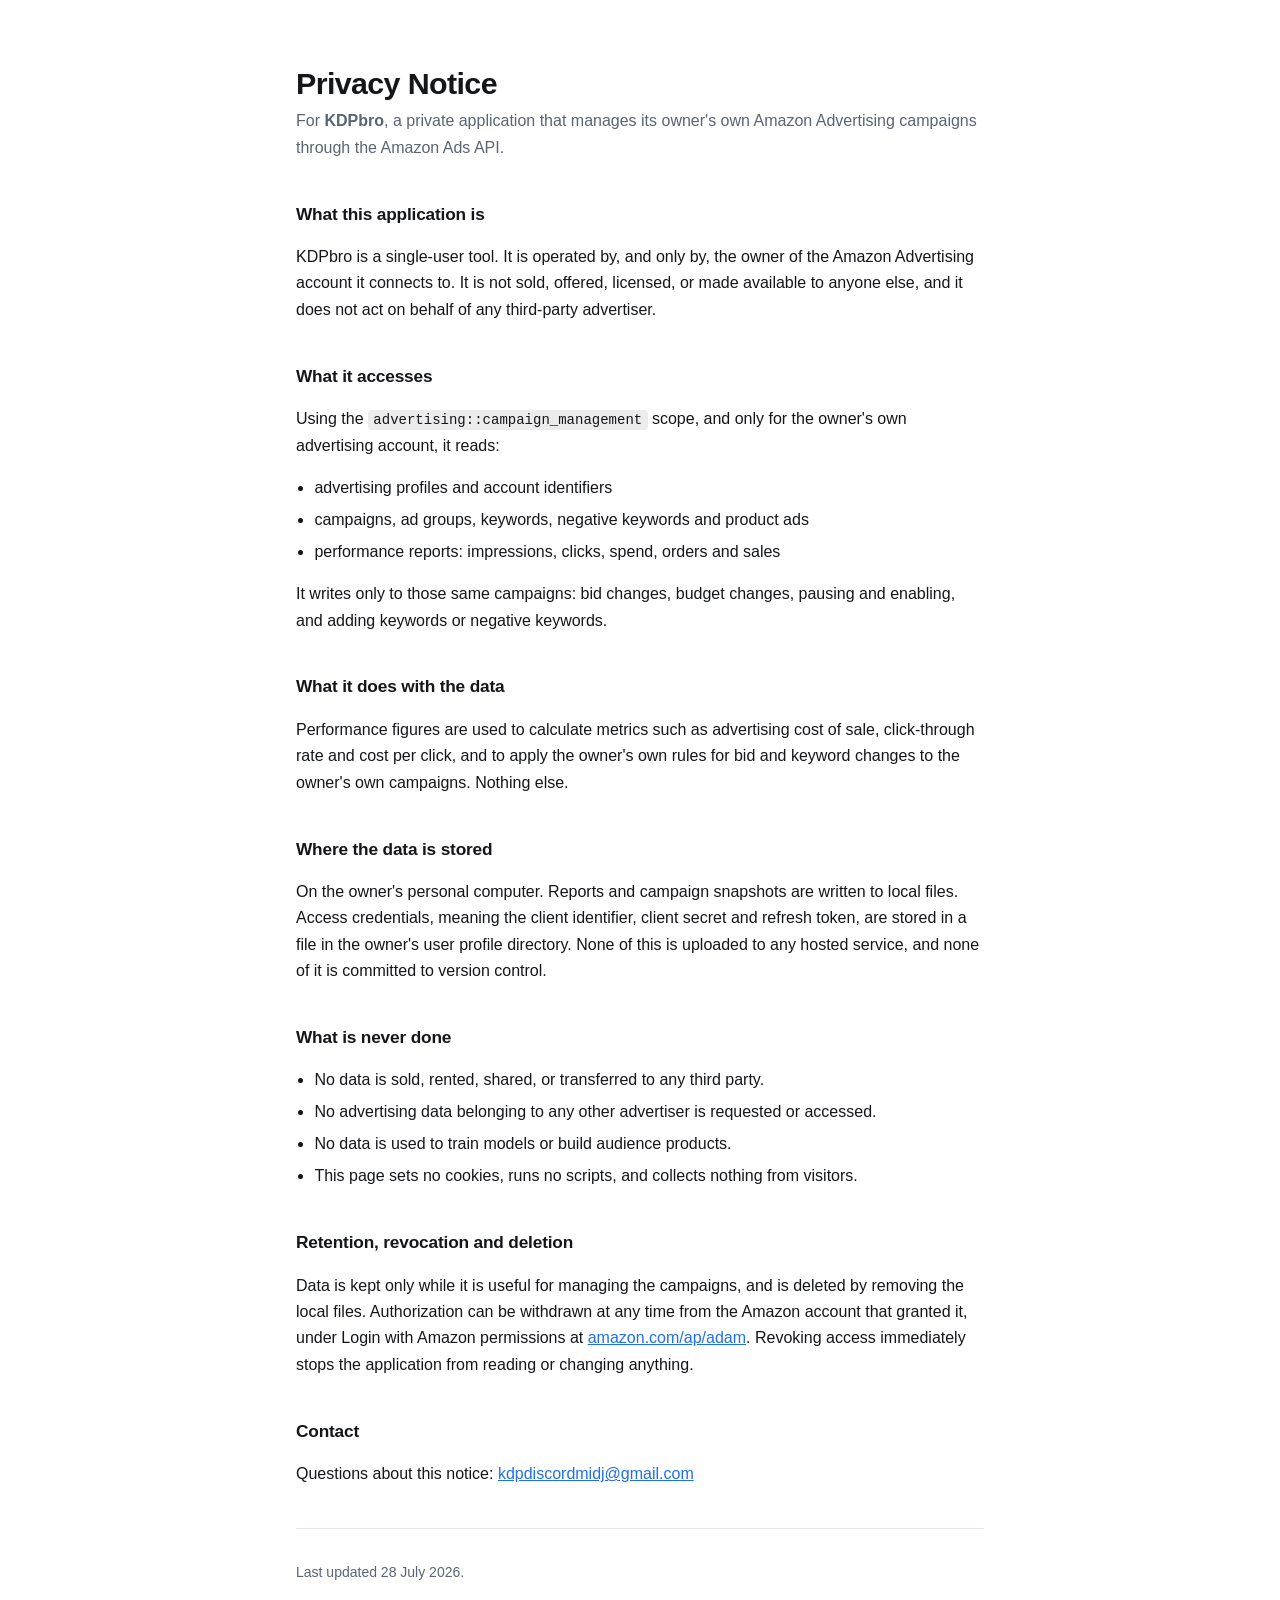
<file: kdp-ads-privacy.html>
<!doctype html>
<html lang="en">
<head>
<meta charset="utf-8" />
<meta name="viewport" content="width=device-width, initial-scale=1" />
<title>Privacy Notice - KDP Ads Automation</title>
<meta name="description" content="Privacy notice for KDPbro, a private single-user application that manages its owner's own Amazon Ads campaigns through the Amazon Ads API." />
<!-- Scoped to this application only. Not indexed, so it stays out of the way of
     the product site hosted on this domain. -->
<meta name="robots" content="noindex" />
<meta name="theme-color" content="#0f1115" />
<style>
  :root {
    --bg: #ffffff;
    --fg: #14161a;
    --muted: #5b6472;
    --rule: #e3e7ed;
    --accent: #1f6feb;
  }
  @media (prefers-color-scheme: dark) {
    :root {
      --bg: #0f1115;
      --fg: #e6e9ef;
      --muted: #9aa4b2;
      --rule: #242832;
      --accent: #6ea8ff;
    }
  }
  * { box-sizing: border-box; }
  body {
    margin: 0;
    background: var(--bg);
    color: var(--fg);
    font: 16px/1.65 -apple-system, BlinkMacSystemFont, "Segoe UI", Inter, Roboto, Helvetica, Arial, sans-serif;
    -webkit-font-smoothing: antialiased;
  }
  main { max-width: 46rem; margin: 0 auto; padding: 4rem 1.5rem 6rem; }
  h1 { font-size: 1.9rem; line-height: 1.25; margin: 0 0 .4rem; letter-spacing: -.02em; }
  h2 { font-size: 1.08rem; margin: 2.4rem 0 .6rem; letter-spacing: -.01em; }
  p, li { color: var(--fg); }
  ul { padding-left: 1.15rem; }
  li { margin: .35rem 0; }
  .lede { color: var(--muted); margin: 0 0 2rem; }
  .meta { color: var(--muted); font-size: .875rem; }
  hr { border: 0; border-top: 1px solid var(--rule); margin: 2.5rem 0 0; }
  a { color: var(--accent); }
  code {
    font: .875em/1.4 ui-monospace, SFMono-Regular, Menlo, Consolas, monospace;
    background: color-mix(in srgb, var(--fg) 8%, transparent);
    padding: .12em .38em;
    border-radius: 4px;
  }
  footer { margin-top: 2rem; color: var(--muted); font-size: .875rem; }
</style>
</head>
<body>
<main>
  <h1>Privacy Notice</h1>
  <p class="lede">For <strong>KDPbro</strong>, a private application that manages its
  owner's own Amazon Advertising campaigns through the Amazon Ads API.</p>

  <h2>What this application is</h2>
  <p>KDPbro is a single-user tool. It is operated by, and only by, the owner of the
  Amazon Advertising account it connects to. It is not sold, offered, licensed, or
  made available to anyone else, and it does not act on behalf of any third-party
  advertiser.</p>

  <h2>What it accesses</h2>
  <p>Using the <code>advertising::campaign_management</code> scope, and only for the
  owner's own advertising account, it reads:</p>
  <ul>
    <li>advertising profiles and account identifiers</li>
    <li>campaigns, ad groups, keywords, negative keywords and product ads</li>
    <li>performance reports: impressions, clicks, spend, orders and sales</li>
  </ul>
  <p>It writes only to those same campaigns: bid changes, budget changes, pausing and
  enabling, and adding keywords or negative keywords.</p>

  <h2>What it does with the data</h2>
  <p>Performance figures are used to calculate metrics such as advertising cost of
  sale, click-through rate and cost per click, and to apply the owner's own rules for
  bid and keyword changes to the owner's own campaigns. Nothing else.</p>

  <h2>Where the data is stored</h2>
  <p>On the owner's personal computer. Reports and campaign snapshots are written to
  local files. Access credentials, meaning the client identifier, client secret and
  refresh token, are stored in a file in the owner's user profile directory. None of
  this is uploaded to any hosted service, and none of it is committed to version
  control.</p>

  <h2>What is never done</h2>
  <ul>
    <li>No data is sold, rented, shared, or transferred to any third party.</li>
    <li>No advertising data belonging to any other advertiser is requested or accessed.</li>
    <li>No data is used to train models or build audience products.</li>
    <li>This page sets no cookies, runs no scripts, and collects nothing from visitors.</li>
  </ul>

  <h2>Retention, revocation and deletion</h2>
  <p>Data is kept only while it is useful for managing the campaigns, and is deleted by
  removing the local files. Authorization can be withdrawn at any time from the Amazon
  account that granted it, under Login with Amazon permissions at
  <a href="https://www.amazon.com/ap/adam">amazon.com/ap/adam</a>. Revoking access
  immediately stops the application from reading or changing anything.</p>

  <h2>Contact</h2>
  <p>Questions about this notice: <a href="mailto:kdpdiscordmidj@gmail.com">kdpdiscordmidj@gmail.com</a></p>

  <hr />
  <footer>
    <p class="meta">Last updated 28 July 2026.</p>
  </footer>
</main>
</body>
</html>
</file>
